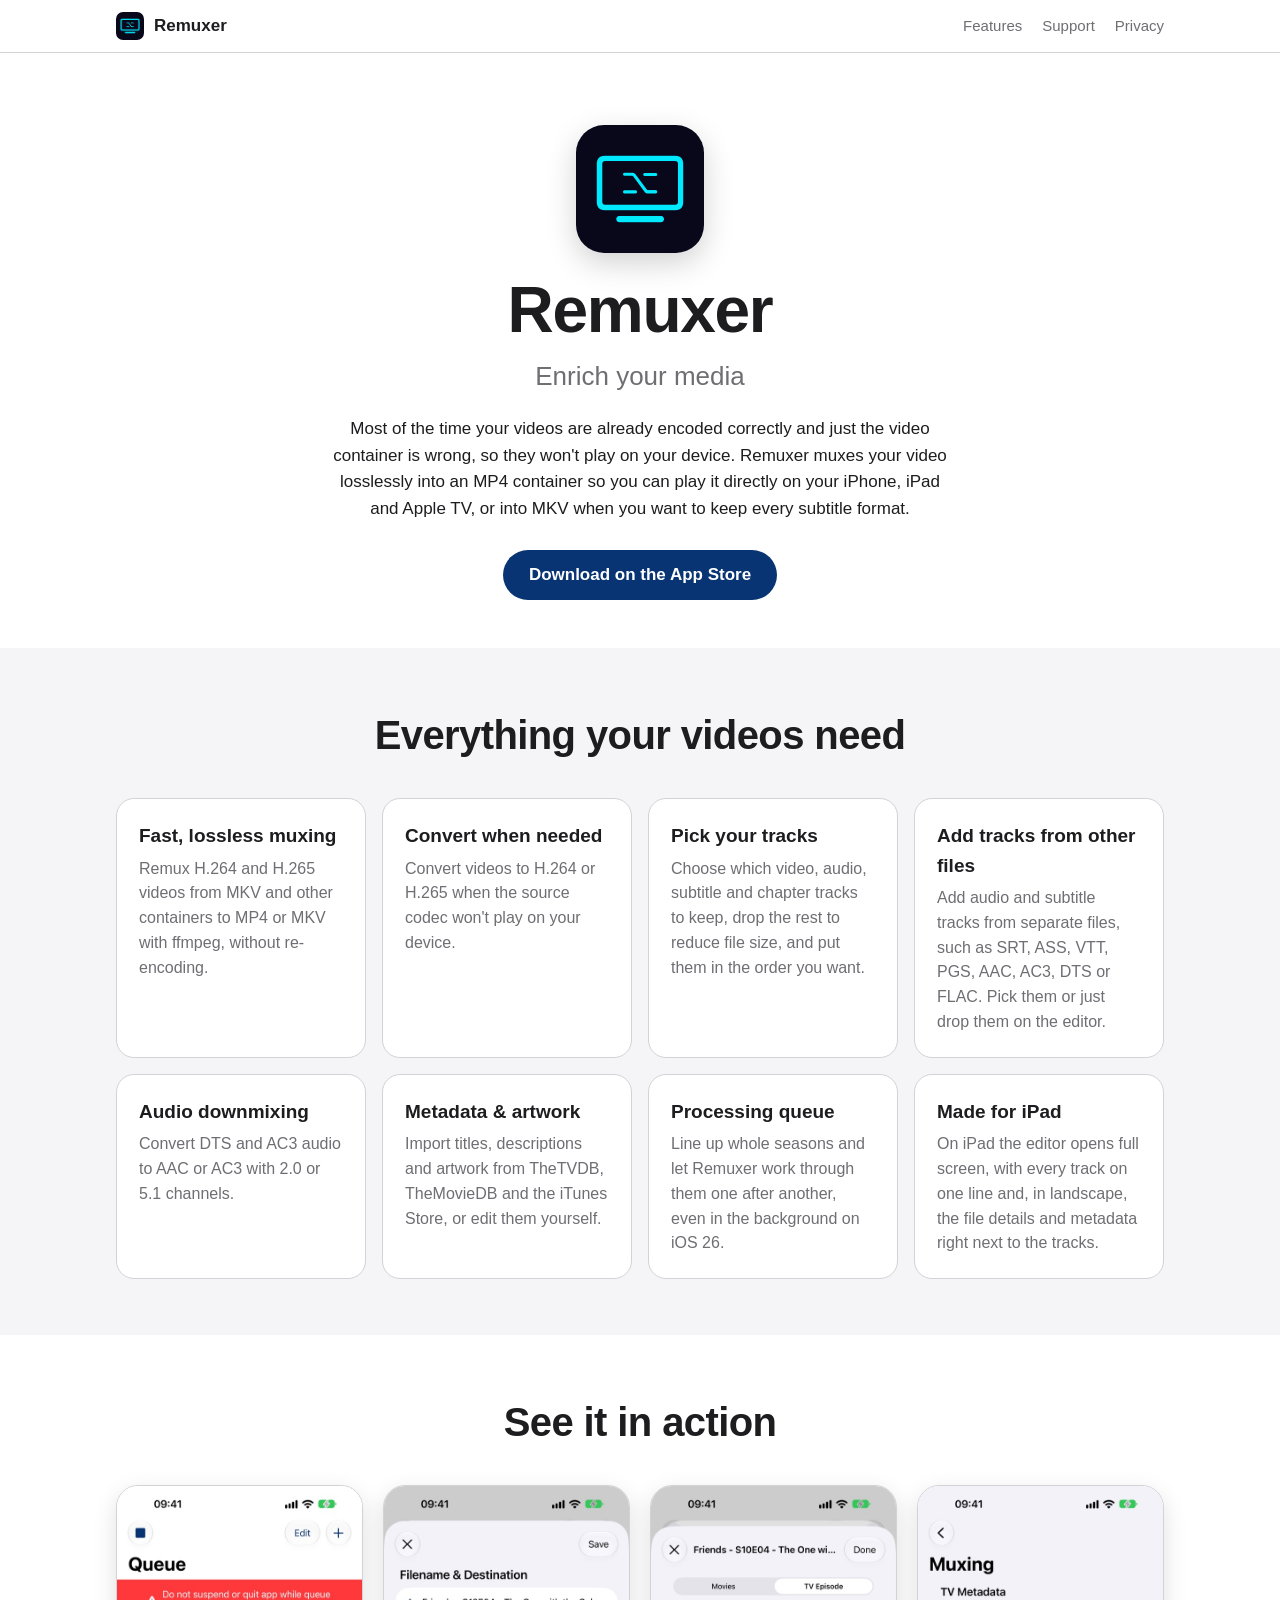
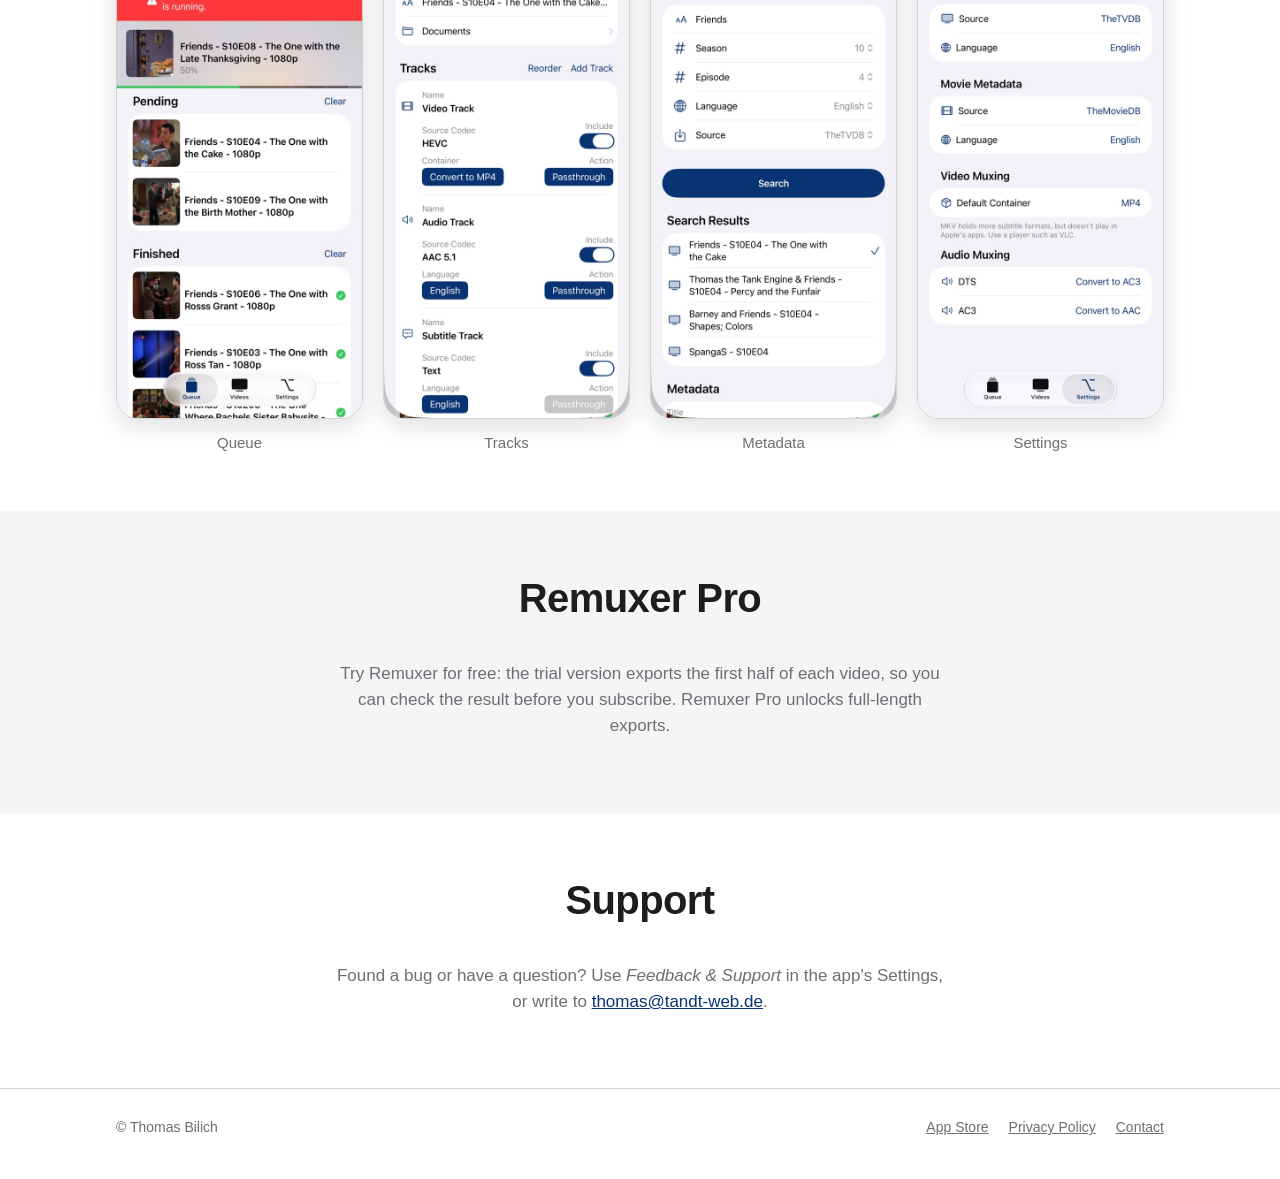
<file: html/index.html>
<!doctype html>
<html lang="en">
<head>
  <meta charset="utf-8">
  <meta name="viewport" content="width=device-width, initial-scale=1">
  <title>Remuxer – Lossless video muxing for iPhone and iPad</title>
  <meta name="description" content="Remuxer muxes your videos losslessly into MP4 or MKV, so they play directly on your iPhone, iPad and Apple TV.">
  <meta name="apple-itunes-app" content="app-id=1516147963">
  <meta property="og:title" content="Remuxer">
  <meta property="og:description" content="Lossless video muxing for iPhone and iPad.">
  <meta property="og:image" content="images/icon.png">
  <link rel="icon" type="image/png" href="favicon.png">
  <link rel="apple-touch-icon" href="images/apple-touch-icon.png">
  <link rel="stylesheet" href="style.css">
</head>
<body>
  <header class="site-header">
    <div class="wrap">
      <a class="brand" href="./"><img src="images/icon.png" alt="">Remuxer</a>
      <nav>
        <a href="#features">Features</a>
        <a href="#support">Support</a>
        <a href="privacy.html">Privacy</a>
      </nav>
    </div>
  </header>

  <main>
    <div class="wrap hero">
      <img class="icon" src="images/icon.png" alt="Remuxer app icon" width="128" height="128">
      <h1>Remuxer</h1>
      <p class="tagline">Enrich your media</p>
      <p class="lede">Most of the time your videos are already encoded correctly and just the video container is wrong, so they won't play on your device. Remuxer muxes your video losslessly into an MP4 container so you can play it directly on your iPhone, iPad and Apple TV, or into MKV when you want to keep every subtitle format.</p>
      <a class="button" href="https://apps.apple.com/app/id1516147963">Download on the App Store</a>
    </div>

    <section class="alt" id="features">
      <div class="wrap">
        <h2>Everything your videos need</h2>
        <ul class="features">
          <li>
            <h3>Fast, lossless muxing</h3>
            <p>Remux H.264 and H.265 videos from MKV and other containers to MP4 or MKV with ffmpeg, without re-encoding.</p>
          </li>
          <li>
            <h3>Convert when needed</h3>
            <p>Convert videos to H.264 or H.265 when the source codec won't play on your device.</p>
          </li>
          <li>
            <h3>Pick your tracks</h3>
            <p>Choose which video, audio, subtitle and chapter tracks to keep, drop the rest to reduce file size, and put them in the order you want.</p>
          </li>
          <li>
            <h3>Add tracks from other files</h3>
            <p>Add audio and subtitle tracks from separate files, such as SRT, ASS, VTT, PGS, AAC, AC3, DTS or FLAC. Pick them or just drop them on the editor.</p>
          </li>
          <li>
            <h3>Audio downmixing</h3>
            <p>Convert DTS and AC3 audio to AAC or AC3 with 2.0 or 5.1 channels.</p>
          </li>
          <li>
            <h3>Metadata &amp; artwork</h3>
            <p>Import titles, descriptions and artwork from TheTVDB, TheMovieDB and the iTunes Store, or edit them yourself.</p>
          </li>
          <li>
            <h3>Processing queue</h3>
            <p>Line up whole seasons and let Remuxer work through them one after another, even in the background on iOS 26.</p>
          </li>
          <li>
            <h3>Made for iPad</h3>
            <p>On iPad the editor opens full screen, with every track on one line and, in landscape, the file details and metadata right next to the tracks.</p>
          </li>
        </ul>
      </div>
    </section>

    <section id="screenshots">
      <div class="wrap">
        <h2>See it in action</h2>
        <div class="shots">
          <figure>
            <picture>
              <source srcset="images/queue-dark.jpg" media="(prefers-color-scheme: dark)">
              <img src="images/queue-light.jpg" alt="The processing queue" width="554" height="1203" loading="lazy">
            </picture>
            <figcaption>Queue</figcaption>
          </figure>
          <figure>
            <picture>
              <source srcset="images/tracks-dark.jpg" media="(prefers-color-scheme: dark)">
              <img src="images/tracks-light.jpg" alt="Choosing the tracks of a video" width="554" height="1203" loading="lazy">
            </picture>
            <figcaption>Tracks</figcaption>
          </figure>
          <figure>
            <picture>
              <source srcset="images/metadata-dark.jpg" media="(prefers-color-scheme: dark)">
              <img src="images/metadata-light.jpg" alt="Editing a video's metadata" width="554" height="1203" loading="lazy">
            </picture>
            <figcaption>Metadata</figcaption>
          </figure>
          <figure>
            <picture>
              <source srcset="images/settings-dark.jpg" media="(prefers-color-scheme: dark)">
              <img src="images/settings-light.jpg" alt="Mux settings" width="554" height="1203" loading="lazy">
            </picture>
            <figcaption>Settings</figcaption>
          </figure>
        </div>
      </div>
    </section>

    <section class="alt">
      <div class="wrap pro">
        <h2>Remuxer Pro</h2>
        <p>Try Remuxer for free: the trial version exports the first half of each video, so you can check the result before you subscribe. Remuxer Pro unlocks full-length exports.</p>
      </div>
    </section>

    <section id="support">
      <div class="wrap pro">
        <h2>Support</h2>
        <p>Found a bug or have a question? Use <em>Feedback &amp; Support</em> in the app's Settings, or write to <a href="mailto:thomas@tandt-web.de">thomas@tandt-web.de</a>.</p>
      </div>
    </section>
  </main>

  <footer class="site-footer">
    <div class="wrap">
      <span>&copy; Thomas Bilich</span>
      <nav>
        <a href="https://apps.apple.com/app/id1516147963">App Store</a>
        <a href="privacy.html">Privacy Policy</a>
        <a href="mailto:thomas@tandt-web.de">Contact</a>
      </nav>
    </div>
  </footer>
</body>
</html>
</file>
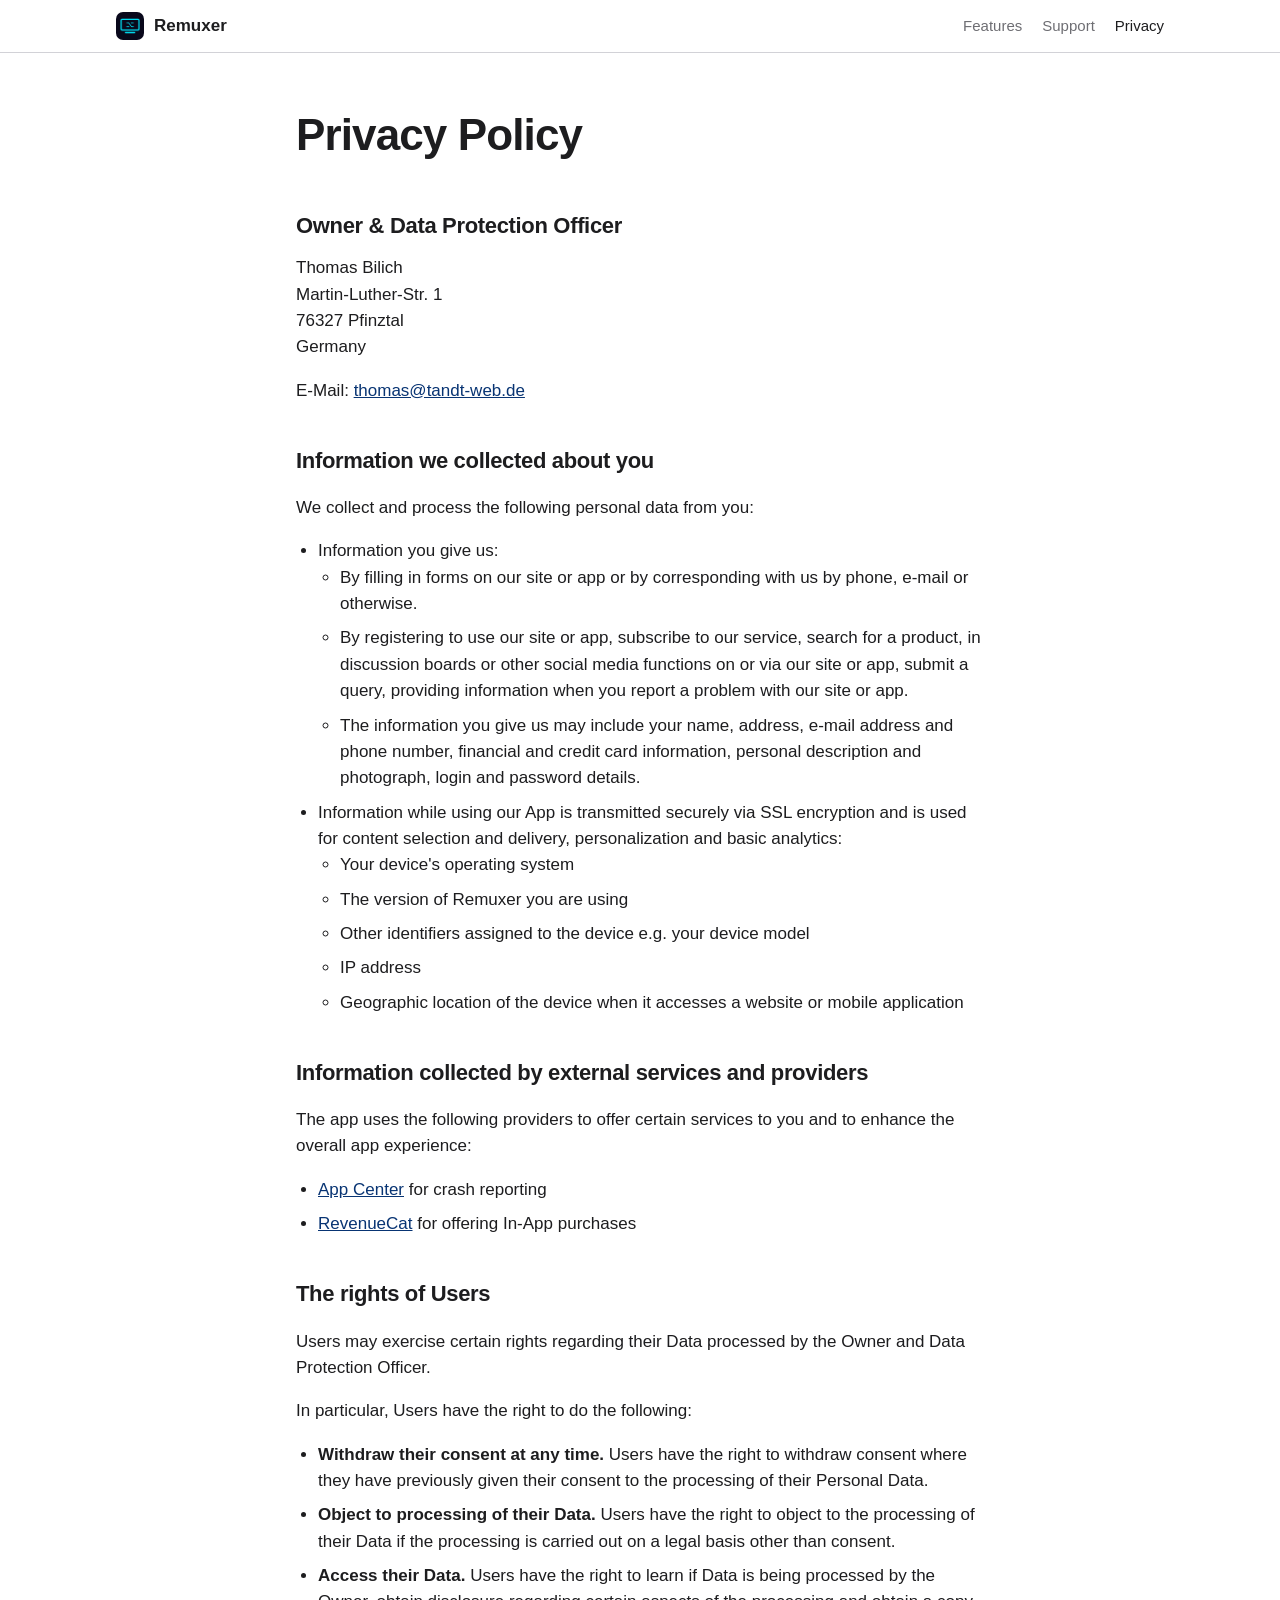
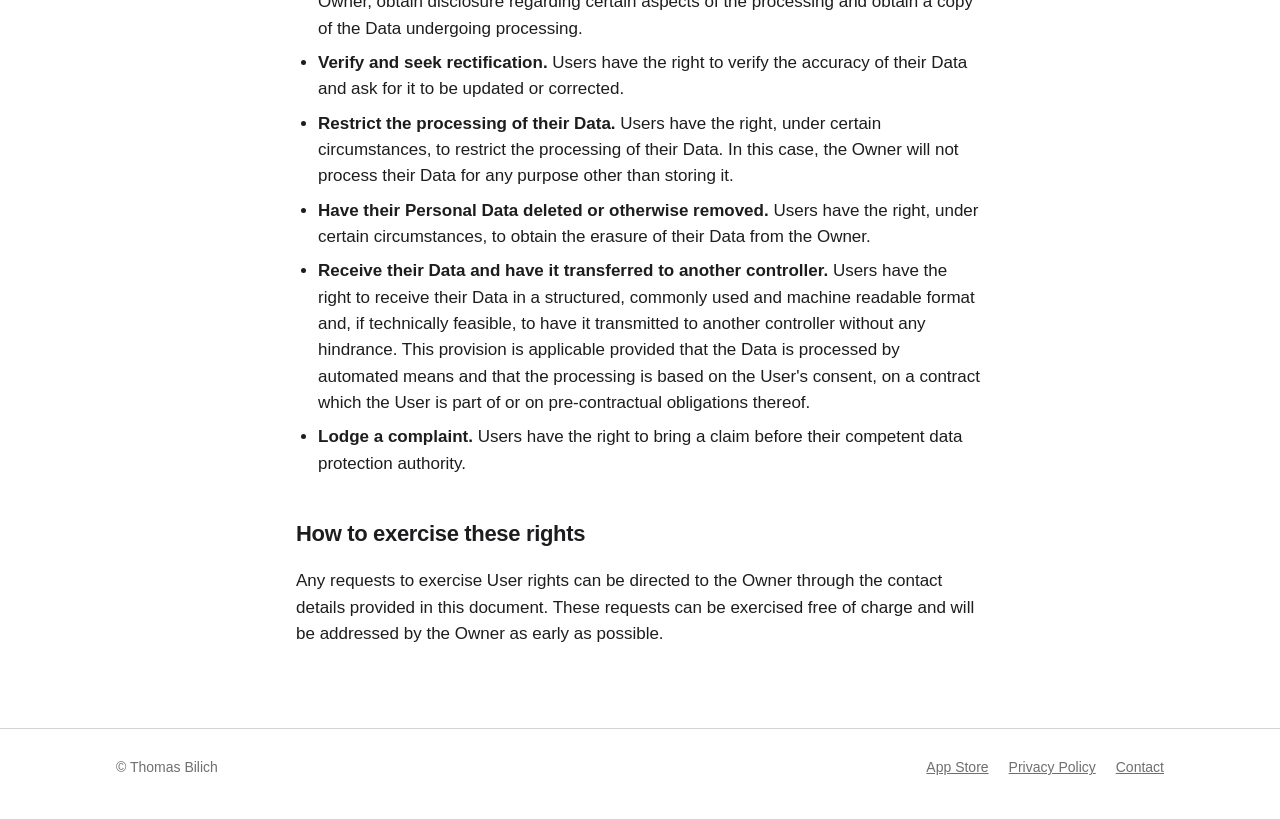
<file: html/privacy.html>
<!doctype html>
<html lang="en">
<head>
  <meta charset="utf-8">
  <meta name="viewport" content="width=device-width, initial-scale=1">
  <title>Privacy Policy – Remuxer</title>
  <meta name="description" content="Privacy policy of the Remuxer app.">
  <link rel="icon" type="image/png" href="favicon.png">
  <link rel="apple-touch-icon" href="images/apple-touch-icon.png">
  <link rel="stylesheet" href="style.css">
</head>
<body>
  <header class="site-header">
    <div class="wrap">
      <a class="brand" href="./"><img src="images/icon.png" alt="">Remuxer</a>
      <nav>
        <a href="./#features">Features</a>
        <a href="./#support">Support</a>
        <a href="privacy.html" aria-current="page">Privacy</a>
      </nav>
    </div>
  </header>

  <main class="doc">
    <h1>Privacy Policy</h1>

    <h2>Owner &amp; Data Protection Officer</h2>
    <address>
      Thomas Bilich<br>
      Martin-Luther-Str. 1<br>
      76327 Pfinztal<br>
      Germany
    </address>
    <p>E-Mail: <a href="mailto:thomas@tandt-web.de">thomas@tandt-web.de</a></p>

    <h2>Information we collected about you</h2>
    <p>We collect and process the following personal data from you:</p>
    <ul>
      <li>Information you give us:
        <ul>
          <li>By filling in forms on our site or app or by corresponding with us by phone, e-mail or otherwise.</li>
          <li>By registering to use our site or app, subscribe to our service, search for a product, in discussion boards or other social media functions on or via our site or app, submit a query, providing information when you report a problem with our site or app.</li>
          <li>The information you give us may include your name, address, e-mail address and phone number, financial and credit card information, personal description and photograph, login and password details.</li>
        </ul>
      </li>
      <li>Information while using our App is transmitted securely via SSL encryption and is used for content selection and delivery, personalization and basic analytics:
        <ul>
          <li>Your device's operating system</li>
          <li>The version of Remuxer you are using</li>
          <li>Other identifiers assigned to the device e.g. your device model</li>
          <li>IP address</li>
          <li>Geographic location of the device when it accesses a website or mobile application</li>
        </ul>
      </li>
    </ul>

    <h2>Information collected by external services and providers</h2>
    <p>The app uses the following providers to offer certain services to you and to enhance the overall app experience:</p>
    <ul>
      <li><a href="https://docs.microsoft.com/en-us/appcenter/gdpr/">App Center</a> for crash reporting</li>
      <li><a href="https://www.revenuecat.com/privacy">RevenueCat</a> for offering In-App purchases</li>
    </ul>

    <h2>The rights of Users</h2>
    <p>Users may exercise certain rights regarding their Data processed by the Owner and Data Protection Officer.</p>
    <p>In particular, Users have the right to do the following:</p>
    <ul>
      <li><strong>Withdraw their consent at any time.</strong> Users have the right to withdraw consent where they have previously given their consent to the processing of their Personal Data.</li>
      <li><strong>Object to processing of their Data.</strong> Users have the right to object to the processing of their Data if the processing is carried out on a legal basis other than consent.</li>
      <li><strong>Access their Data.</strong> Users have the right to learn if Data is being processed by the Owner, obtain disclosure regarding certain aspects of the processing and obtain a copy of the Data undergoing processing.</li>
      <li><strong>Verify and seek rectification.</strong> Users have the right to verify the accuracy of their Data and ask for it to be updated or corrected.</li>
      <li><strong>Restrict the processing of their Data.</strong> Users have the right, under certain circumstances, to restrict the processing of their Data. In this case, the Owner will not process their Data for any purpose other than storing it.</li>
      <li><strong>Have their Personal Data deleted or otherwise removed.</strong> Users have the right, under certain circumstances, to obtain the erasure of their Data from the Owner.</li>
      <li><strong>Receive their Data and have it transferred to another controller.</strong> Users have the right to receive their Data in a structured, commonly used and machine readable format and, if technically feasible, to have it transmitted to another controller without any hindrance. This provision is applicable provided that the Data is processed by automated means and that the processing is based on the User's consent, on a contract which the User is part of or on pre-contractual obligations thereof.</li>
      <li><strong>Lodge a complaint.</strong> Users have the right to bring a claim before their competent data protection authority.</li>
    </ul>

    <h2>How to exercise these rights</h2>
    <p>Any requests to exercise User rights can be directed to the Owner through the contact details provided in this document. These requests can be exercised free of charge and will be addressed by the Owner as early as possible.</p>
  </main>

  <footer class="site-footer">
    <div class="wrap">
      <span>&copy; Thomas Bilich</span>
      <nav>
        <a href="https://apps.apple.com/app/id1516147963">App Store</a>
        <a href="privacy.html">Privacy Policy</a>
        <a href="mailto:thomas@tandt-web.de">Contact</a>
      </nav>
    </div>
  </footer>
</body>
</html>
</file>
<file: html/style.css>
:root {
  color-scheme: light dark;
  --accent: #083473;
  --accent-soft: #e7eef9;
  --bg: #ffffff;
  --bg-alt: #f5f5f7;
  --card: #ffffff;
  --text: #1d1d1f;
  --text-secondary: #6e6e73;
  --border: #d2d2d7;
  --radius: 18px;
  --max: 1080px;
}

@media (prefers-color-scheme: dark) {
  :root {
    --accent: #00e9ff;
    --accent-soft: #0b2a33;
    --bg: #000000;
    --bg-alt: #111113;
    --card: #1c1c1e;
    --text: #f5f5f7;
    --text-secondary: #a1a1a6;
    --border: #38383a;
  }
}

* { box-sizing: border-box; }

html { -webkit-text-size-adjust: 100%; }

body {
  margin: 0;
  background: var(--bg);
  color: var(--text);
  font: 17px/1.55 -apple-system, BlinkMacSystemFont, "SF Pro Text", "Segoe UI", Roboto, Helvetica, Arial, sans-serif;
}

a { color: var(--accent); }

img { max-width: 100%; height: auto; display: block; }

.wrap {
  max-width: var(--max);
  margin: 0 auto;
  padding: 0 16px;
}

/* Header */
.site-header {
  position: sticky;
  top: 0;
  z-index: 10;
  background: color-mix(in srgb, var(--bg) 82%, transparent);
  backdrop-filter: saturate(180%) blur(20px);
  -webkit-backdrop-filter: saturate(180%) blur(20px);
  border-bottom: 1px solid var(--border);
}

.site-header .wrap {
  display: flex;
  align-items: center;
  justify-content: space-between;
  height: 52px;
}

.brand {
  display: flex;
  align-items: center;
  gap: 10px;
  font-weight: 600;
  color: var(--text);
  text-decoration: none;
}

.brand img { width: 28px; height: 28px; border-radius: 7px; }

.site-header nav { display: flex; gap: 20px; font-size: 15px; }

.site-header nav a { color: var(--text-secondary); text-decoration: none; }

@media (max-width: 420px) {
  .site-header nav { gap: 14px; }
}

.site-header nav a:hover,
.site-header nav a[aria-current="page"] { color: var(--text); }

/* Hero */
.hero {
  text-align: center;
  padding-block: 72px 48px;
}

.hero .icon {
  width: 128px;
  height: 128px;
  margin: 0 auto 24px;
  border-radius: 28px;
  box-shadow: 0 10px 30px rgba(0, 0, 0, 0.18);
}

.hero h1 {
  margin: 0;
  font-size: clamp(40px, 8vw, 64px);
  line-height: 1.05;
  letter-spacing: -0.02em;
}

.hero .tagline {
  margin: 12px 0 0;
  font-size: clamp(20px, 3.4vw, 26px);
  color: var(--text-secondary);
}

.hero .lede {
  max-width: 620px;
  margin: 20px auto 0;
}

.button {
  display: inline-block;
  margin-top: 28px;
  padding: 12px 26px;
  border-radius: 980px;
  background: var(--accent);
  color: var(--bg);
  font-weight: 600;
  text-decoration: none;
}

.button:hover { opacity: 0.88; }

/* Sections */
section { padding: 56px 0; }

section.alt { background: var(--bg-alt); }

h2 {
  margin: 0 0 32px;
  font-size: clamp(28px, 5vw, 40px);
  letter-spacing: -0.015em;
  text-align: center;
}

.features {
  display: grid;
  grid-template-columns: repeat(auto-fit, minmax(240px, 1fr));
  gap: 16px;
  margin: 0;
  padding: 0;
  list-style: none;
}

.features li {
  background: var(--card);
  border: 1px solid var(--border);
  border-radius: var(--radius);
  padding: 22px;
}

.features h3 { margin: 0 0 6px; font-size: 19px; }

.features p { margin: 0; color: var(--text-secondary); font-size: 16px; }

/* Screenshots */
.shots {
  display: grid;
  grid-template-columns: repeat(4, minmax(0, 1fr));
  gap: 20px;
}

.shots figure { margin: 0; text-align: center; }

.shots img {
  border-radius: 22px;
  border: 1px solid var(--border);
  box-shadow: 0 8px 24px rgba(0, 0, 0, 0.12);
}

.shots figcaption {
  margin-top: 12px;
  font-size: 15px;
  color: var(--text-secondary);
}

@media (max-width: 760px) {
  .shots {
    grid-template-columns: none;
    grid-auto-flow: column;
    grid-auto-columns: 62%;
    overflow-x: auto;
    scroll-snap-type: x mandatory;
    padding-bottom: 12px;
  }
  .shots figure { scroll-snap-align: center; }
}

/* Pro */
.pro {
  max-width: 640px;
  margin: 0 auto;
  text-align: center;
}

.pro p { color: var(--text-secondary); }

/* Document pages (privacy, support) */
.doc {
  max-width: 720px;
  margin: 0 auto;
  padding: 48px 16px 64px;
}

.doc h1 {
  margin: 0 0 8px;
  font-size: clamp(32px, 6vw, 44px);
  letter-spacing: -0.02em;
}

.doc h2 {
  margin: 40px 0 12px;
  font-size: 22px;
  text-align: left;
}

.doc ul { padding-left: 22px; }

.doc li { margin-bottom: 8px; }

.doc address { font-style: normal; }

.muted { color: var(--text-secondary); }

/* Footer */
.site-footer {
  border-top: 1px solid var(--border);
  padding: 28px 0 40px;
  font-size: 14px;
  color: var(--text-secondary);
}

.site-footer .wrap {
  display: flex;
  flex-wrap: wrap;
  gap: 12px 24px;
  justify-content: space-between;
}

.site-footer nav { display: flex; flex-wrap: wrap; gap: 8px 20px; }

.site-footer a { color: var(--text-secondary); }
</file>
